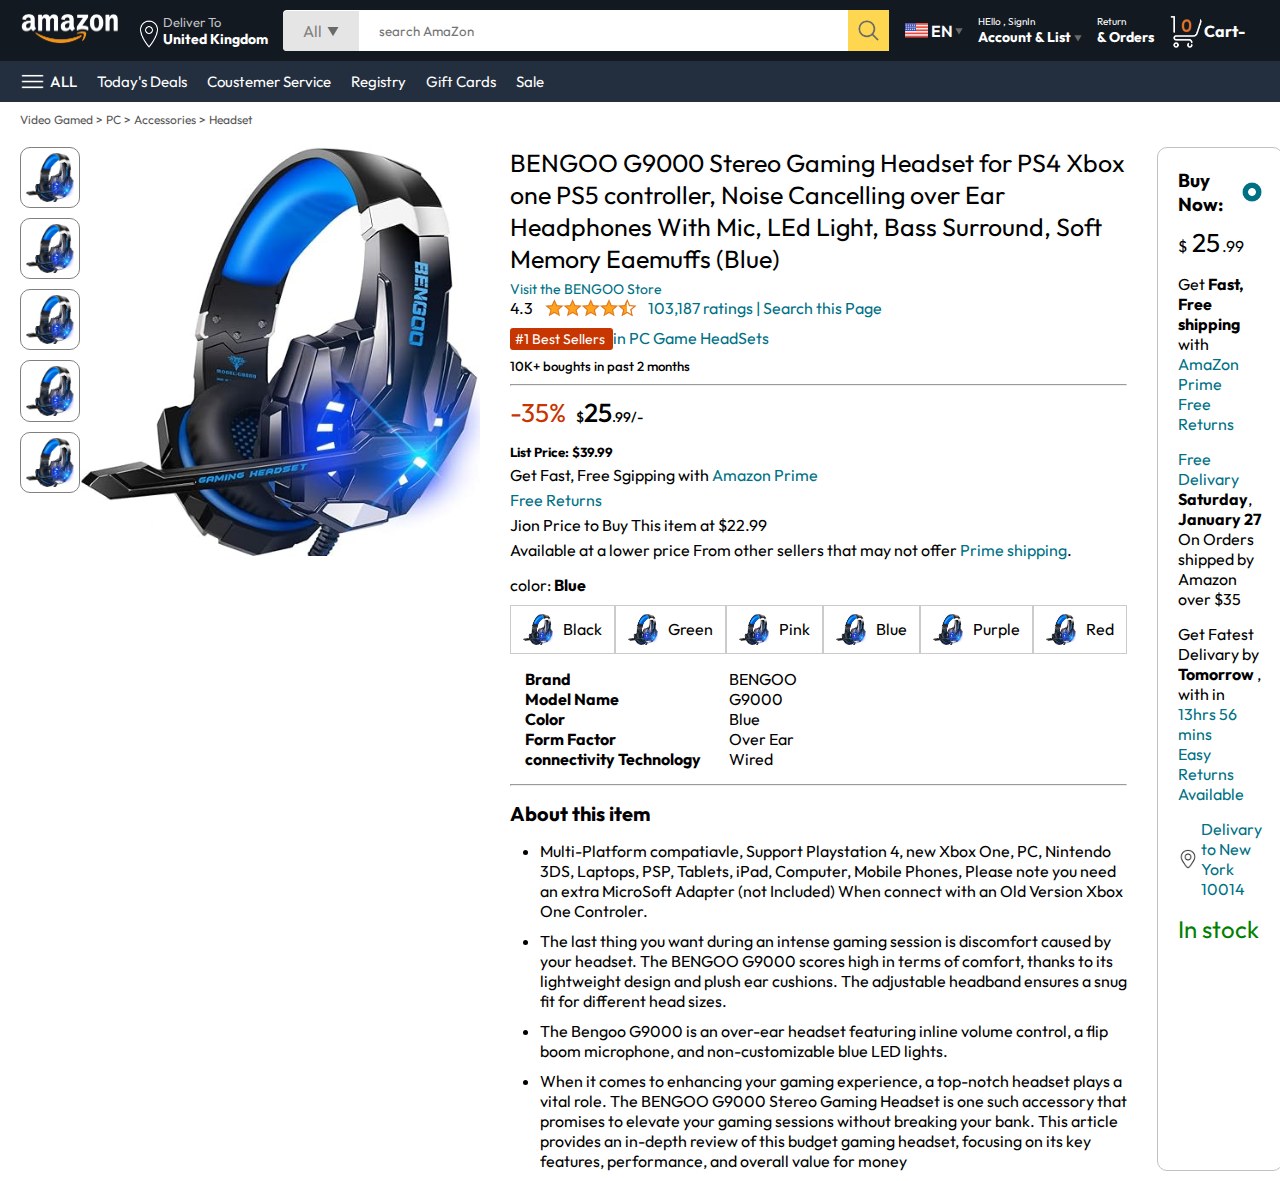
<file: product.html>
<!DOCTYPE html>
<html lang="en">
<head>
    <meta charset="UTF-8">
    <meta name="viewport" content="width=device-width, initial-scale=1.0">
    <title>Product page</title>
    <link re="icon" href="./assets/amazon_logo_dark.png">
    <link rel="stylesheet" href="style.css">
    <link rel="stylesheet" href="product.css">
</head>
<body>
    <nav> 
        <a href="/">
        <img src="./assets/amazon_logo.png" width="100px">
        </a>
        <div class="navcountry">
            <img src="./assets/location_icon.png" alt="" height="28px">
            <div>
                <p>Deliver To</p>
                <h1>United Kingdom</h1>
    
            </div>
        </div>
    
        <div class="nav-search">
            <div class="nav-search-gategory">
                <p>
                    All
    
                </p>
                <img src="./assets/dropdown_icon.png" height="12">
    
            </div>
            <input type="text" class="nav-search-inpu" placeholder="search AmaZon">
            <img src="./assets/search_icon.png" class="searchIcon">
    
        </div>
    
        <div class="navlang">
            <img src="./assets/us_flag.png" width="25px" alt="">
            <p>EN</p>
            <img src="./assets/dropdown_icon.png"  width="8px">
    
    
        </div>
    
        <div class="navtext">
            <p>HEllo , SignIn</p>
            <h1>Account & List <img src="./assets/dropdown_icon.png" width="8px" alt=""></h1>
            
    
        </div>
    
        <div class="navtext">
            <p>Return</p>
            <h1>& Orders</h1>
            
    
        </div>
        <a href="" class="nav-cart">
            <img src="./assets/cart_icon.png" width="35px" alt="">
            <h4>Cart-</h4>
        </a>
    </nav>    
    
    <div class="navbottom">
        <div>
            <img src="./assets/menu_icon.png" width="25px" alt="">
            <p>ALL</p>
    
        </div>
        <p>Today's Deals</p>
        <p>Coustemer Service</p>
        <p>Registry</p>
        <p>Gift Cards</p>
        <p>Sale</p>
</div>     



<p class="breadcrum"> Video Gamed > PC > Accessories > Headset</p>

<div class="product-display">
    <div class="product-image">
        <div class="producticons">
            <img src="./assets/product_img.jpg" width="60" alt="">
            <img src="./assets/product_img.jpg" width="60" alt="">
            <img src="./assets/product_img.jpg" width="60" alt="">
            <img src="./assets/product_img.jpg" width="60" alt="">
            <img src="./assets/product_img.jpg" width="60" alt="">
            
        </div>
    </div>
    <div class="product-main-image">
        <img src="./assets/product_img.jpg" width="400" alt="">

    </div>

    <div class="product-details">
        <p class="product-title"> BENGOO G9000 Stereo Gaming Headset for  PS4 Xbox one PS5 controller, Noise Cancelling over Ear Headphones With Mic, LEd Light, Bass Surround, Soft Memory Eaemuffs (Blue)</p>
        <p class="brandstore">
            Visit the BENGOO Store
        </p>
        <div class="productrating">
            <div>
                <div>
                    4.3 <img src="./assets/rating_img.png" height="20" alt="">
                </div>
                <p> 103,187 ratings | Search this Page</p>
            </div>
            <p> <span> #1 Best Sellers </span> in PC Game HeadSets</p>
            <h5>10K+ boughts in past 2 months</h5>
            <hr>
        </div>
        <div class="productprice">
            <div>
                <p>-35%</p>
                <h1>$<span>25</span>.99/-</h1>
            </div>
            <h5>List Price: <span> $39.99</span></h5>
            <p>Get Fast, Free Sgipping with<span> Amazon Prime</span></p>
            <p><span>Free Returns</span></p>
            <p>Jion Price to Buy This item at $22.99</p>
            <p>Available at a lower price From other sellers that may not offer <span>Prime shipping</span>.</p>


        </div>

        <div class="product-color-selection">
            <p>color: <b>Blue</b></p>
            <div class="product-color-options">
                <div class="options">
                    <img src="./assets/product_img.jpg" width="30" alt="">
                    <p>Black</p>
                </div>

                <div class="options">
                    <img src="./assets/product_img.jpg" width="30" alt="">
                    <p>Green</p>
                </div>

                <div class="options">
                    <img src="./assets/product_img.jpg" width="30" alt="">
                    <p>Pink</p>
                </div>

                <div class="options">
                    <img src="./assets/product_img.jpg" width="30" alt="">
                    <p>Blue</p>
                </div>

                <div class="options">
                    <img src="./assets/product_img.jpg" width="30" alt="">
                    <p>Purple</p>
                </div>

                <div class="options">
                    <img src="./assets/product_img.jpg" width="30" alt="">
                    <p>Red</p>
                </div>
            </div>
        </div>

        <div class="product-info">
            <p><b>Brand</b></p> <p>BENGOO</p>
            <p><b>Model Name</b></p> <p>G9000</p>
            <p><b>Color</b></p> <p>Blue</p>
            <p><b>Form Factor</b></p> <p> Over Ear</p>
            <p><b>connectivity Technology</b></p> <p>Wired</p>
        </div>
        <hr>
        <div class="product-discription">
            <h1>About this item</h1>
            <ul>
                <li>Multi-Platform compatiavle, Support Playstation 4, new Xbox One, PC, Nintendo 3DS, Laptops, PSP, Tablets, iPad, Computer, Mobile Phones, Please note you need an extra MicroSoft Adapter (not Included) When connect with an Old Version Xbox One Controler.</li>

                <li>
                    The last thing you want during an intense gaming session is discomfort caused by your headset. The BENGOO G9000 scores high in terms of comfort, thanks to its lightweight design and plush ear cushions. The adjustable headband ensures a snug fit for different head sizes.
                </li>
                <li>The Bengoo G9000 is an over-ear headset featuring inline volume control, a flip boom microphone, and non-customizable blue LED lights.</li>
                <li>
                    When it comes to enhancing your gaming experience, a top-notch headset plays a vital role. The BENGOO G9000 Stereo Gaming Headset is one such accessory that promises to elevate your gaming sessions without breaking your bank. This article provides an in-depth review of this budget gaming headset, focusing on its key features, performance, and overall value for money
                </li>
            </ul>

        </div>

    </div>
    <div class="product-purchase">
    <div class="title">
        <h3>Buy Now:</h3><img src="./assets/circle_icon.png" width="20px" alt="">
    </div>
    <h1 class="price">$ <span>25</span>.99 </h1>

    <div class="gap">
        <p>Get <b> Fast, Free shipping </b>with <span> AmaZon Prime </span></p>
        <p><span>Free Returns</span></p>
    </div>
    <div class="gap">
        <p><span> Free Delivary </span> <b> Saturday</b>,</p>
        <p><b>January 27 </b> On Orders shipped by Amazon over $35</p>
    </div>
    <div class="gap">
        <p>Get Fatest Delivary by  <b> Tomorrow </b>, with in<span> 13hrs 56 mins </span></p>
        <p><span>Easy  Returns Available</span></p>
    </div>
    <div class="delivary-location">
        <img src="./assets/location_icon_dark.png" width="20" alt="">
        <p>  <span> Delivary to New York  10014</span></p>

    </div>
    <h2 class="product-stock">In stock</h2>
    
</div>
</div>



</body>
</html>
</file>
<file: style.css>
@import url('https://fonts.googleapis.com/css2?family=Outfit:wght@100..900&display=swap');
*{
    margin: 0;
    padding: 0;
    box-sizing: border-box;
    font-family:Outfit ;

}

body{
    background: #dadada;

}

a{
    text-decoration: none;
    color: inherit;

}

nav{
    display:flex ;
    align-items: center;
    justify-content: space-between;
    background: #131921;
    padding: 10px 20px;
    color: #fff;

}

.navcountry
{
    display: flex;
    align-items: end;
    margin-left:15px ;
    color: #c4c4c4;
    font-size: 13px;

}

.navcountry h1
{
    color: #fff;
    font-size: 14px;

}
.nav-search
{
    flex: 1;
    display: flex;
    align-items: center;
    background: #fff;
    color: gray;
    max-width: 1000px;
    border-radius: 4px;
    margin-left: 15px;
}

.nav-search-gategory
{
    display: flex;
    align-items: center;
    padding: 10px 20px;
    gap: 5px;
    background: #e5e5e5;
    border-radius: 4px 0 0 4px;

}

.nav-search-inpu
{
    border: none;
    outline: none;
    padding-left: 20px;
    width: 100%;


}

.searchIcon
{
    max-width: 41px;
    padding: 8px;

    background: #ffd64f;
    border: 0 4px 0 4px;
}
.navlang
{
    display: flex;
    align-items: center;
    gap:2px;
    font-weight: 600;
    margin-left: 15px;

}

.navtext
{
    margin-left: 15px;

}

.navtext p
{
    font-size: 10px;

}
.navtext h1
{
    font-size:  14px; ;

}

.nav-cart
{
    display: flex;
    align-items: center;
    margin: 0 15px;
}
.navbottom
{
    display: flex;
    align-items: center;
    gap: 20px;
    padding: 8px 20px;
    color: #fff;
    background: #232f3e;
    font-size: 15px;
   
}

.navbottom div
{
    display: flex;
    align-items: center;
    gap: 5px;
    font-weight: 500;

}
.hidden-slider ul
{
    display: flex;
    overflow-y: hidden;

}

.header-img
{
    max-width: 100%;
    mask-image: linear-gradient(to bottom, #000000 50%,transparent 100%);

}
.hidden-slider a
{
    position: absolute;
    top: 28%;
    z-index: 1;
    padding: 5vh 1vw;
    background: #ffffff;
    color: #0000007b;
    font-weight: 600;
    font-size: 18px;
    cursor: pointer;

}
.control_next
{
    right: 0;
}

.box-row
{
    display: flex;
    flex-wrap: wrap;
    row-gap: 20px;
    justify-content: space-between;
    margin: 20px 30px ;


}

.box-col
{
    display: flex;
    flex-direction: column;
    gap: 10px;
    background: #fff;
    padding: 15px 20px;
    max-width: 24%;
    min-width: 200px;
    z-index: 1;
}
.box-col a
{
    font-size: 13px;
    color: #00099000;
    font-weight: 500;


}
.header-box
{
    margin-top: -20vw;

}

.products-slider
{
    background: #fff;
    margin:0 30px;
    padding: 20px;
    margin-bottom: 15px;




}

.products-slider  .products
               
{
    display: flex;
    overflow: auto;
    gap: 20px;
    margin-top: 10px;

}

.products-slider  .products img
{
    max-width: 200px;
    max-height: 200px;
}
.products-slider  .products::-webkit-scrollbar
{
    display: none;
}

.product-sliderprice
{
    background: #fff;
    margin: 0 30px;
    padding: 20px ;
    margin-bottom: 15px;

}
.product-sliderprice .products
{
      display: flex;
      overflow-x: auto;
      gap: 20px;
}
.product-sliderprice .products::-webkit-scrollbar
{
    display: none;

}

.product-card
{
    display: flex;
    flex-direction: column;
    justify-content: end;
    min-width: 210px;
    background: #fbfbfb;
}

.product-card img{
    width: 110px;
    margin: 0 50px;
}

.productOffer p
{
    background: #be0b3b;
    color: #fff;
    display: inline-block;
    padding: 2px 5px;
    border-radius: 2px;
    margin: 8px 0;
    font-size: 13px;

}
.productOffer span
{
    color: #be0b3b;
    font-weight: 500;
    font-size: 12px;

}

.product-price
{
    color: gray;
    font-size: 13px;

}
.product-card h4
{
    color: #525252;
    font-size: 15px;
    font-weight: 500;
}

footer
{
    display: flex;
    justify-content: space-between;
    align-items: center;
    color: #fff;
    background: #131921;
    padding: 20px 60px;
}
</file>
<file: product.css>
body
{
    background: #fff;

}
.breadcrum{
    padding: 10px 20px ;
    font-size: 12px;
    color: #565656;
}

.product-display
{
    min-height: 100%;
    padding: 10px 20px;
    display: flex;
}

.product-image
{
    display: flex;
    gap: 10px;
}

.producticons
{
    display: flex;
    flex-direction: column;
    gap: 10px;
}
.producticons img
{
    border: 1px solid gray;
    border-radius: 10px;
    padding: 5px;
}
.product-details
{
    margin: 0 30px;

}

.product-title
{
    font-size: 25px;
}

.brandstore
{
    margin-top: 5px;
    color: #007185;
    font-size: 14px;

}

.productrating 
{
    display: flex;
    flex-direction: column;
    gap: 10px;


}
.productrating  div
{
    display: flex;
    align-items: center;
    gap: 10px;

}

.productrating  p
{
    color: #007185;
}
.productrating  p span
{
    color: #fff;
    background: #c73500;
    padding: 2px 5px;
    border-radius: 3px;
    font-size: 14px;
}

.productrating h5{
    font-weight: 500;

}
.productprice 
{
    display: flex;
    flex-direction: column;
    gap: 5px;

}
.productprice  div
{
    display: flex;
    align-items: center;
    gap: 10px;
    margin: 10px 0; 
}

.productprice  div p
{
    font-size: 26px;
    color: #c73500;
}
.productprice  div h1
{
    font-size: 14px;
    font-weight: 500;

}

.productprice  div h1 span
{
    font-size: 26px;
    font-weight: 500;

}

.productprice  div h5
{
    color: #565656;
    font-weight: 400;
    
}
.productprice  div h5 span
{
    text-decoration: line-through;
}

.productprice  p span
{
    color: #007185;
}

.product-color-selection
{
    margin: 15px 0;

}

.product-color-options
{
    display: flex;
    justify-content: space-between;
    margin-top:10px ;
}

.options
{
    display: flex;
    align-items: center;
    padding: 8px 12px;
    border: 1px solid #cbcbcc;
    gap: 10px;

}

.product-info
{
    display: grid;
    grid-template-columns: auto auto;
    max-width: 300px;
    margin: 15px;


}

.product-discription h1
{
    font-size: 20px;
    margin: 15px 0px ;

}

.product-discription ul
{
    display: flex;
    flex-direction: column;
    gap: 10px;
    margin-left:30px ;

}

.product-purchase
{
    width: 100%;
    max-width: 280px;
    border: 1px solid #c1c1c1;
    border-radius: 10px ;
    padding: 20px;


}

.product-purchase .title
{
    display: flex;
    justify-content: space-between;
    align-items: center;

}

.product-purchase .price
{
    font-size: 16px;
    font-weight: 400;
    margin: 10px 0;

}
.product-purchase .price span
{
    font-size: 26px;
    padding: 2px;

}

.product-purchase .gap
{
    margin: 15px 0;

}

.product-purchase p span
{
color: #007185;
}
.delivary-location
{
    display: flex;
    align-items: center;
    gap: 3px;
}

.product-stock
{
    margin: 15px 0;
    color: green;
    font-weight: 400;
    
}
</file>
